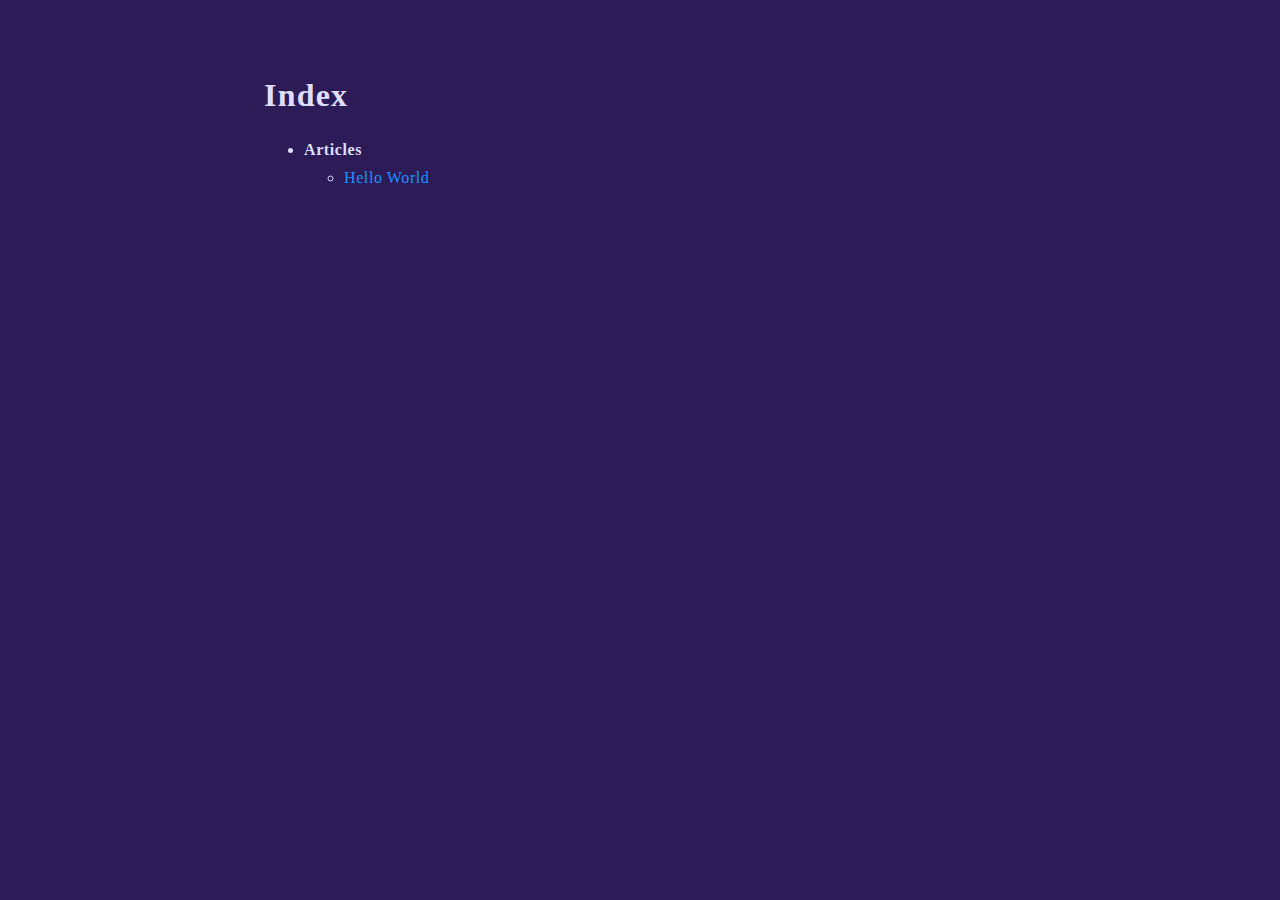
<file: pubdyn/articles/index.html>
<!DOCTYPE html>
<html xmlns="http://www.w3.org/1999/xhtml" lang="" xml:lang="">
<head>
  <meta charset="utf-8" />
  <meta name="generator" content="pandoc" />
  <meta name="viewport" content="width=device-width, initial-scale=1.0, user-scalable=yes" />
  <title>Index</title>
  <style type="text/css">
      code{white-space: pre-wrap;}
      span.smallcaps{font-variant: small-caps;}
      span.underline{text-decoration: underline;}
      div.column{display: inline-block; vertical-align: top; width: 50%;}
  </style>
  <link rel="stylesheet" href="transform.css" />
  <!--[if lt IE 9]>
    <script src="//cdnjs.cloudflare.com/ajax/libs/html5shiv/3.7.3/html5shiv-printshiv.min.js"></script>
  <![endif]-->
</head>
<body>
<header>
<h1 class="title">Index</h1>
</header>
<nav id="TOC">
<ul>
<li><a href="#index">Index</a></li>
</ul>
</nav>
<h1 id="index">Index</h1>
<ul>
<li><strong>Articles</strong>
<ul>
<li><a href="./hello-world.html">Hello World</a></li>
</ul></li>
</ul>
</body>
</html>
</file>
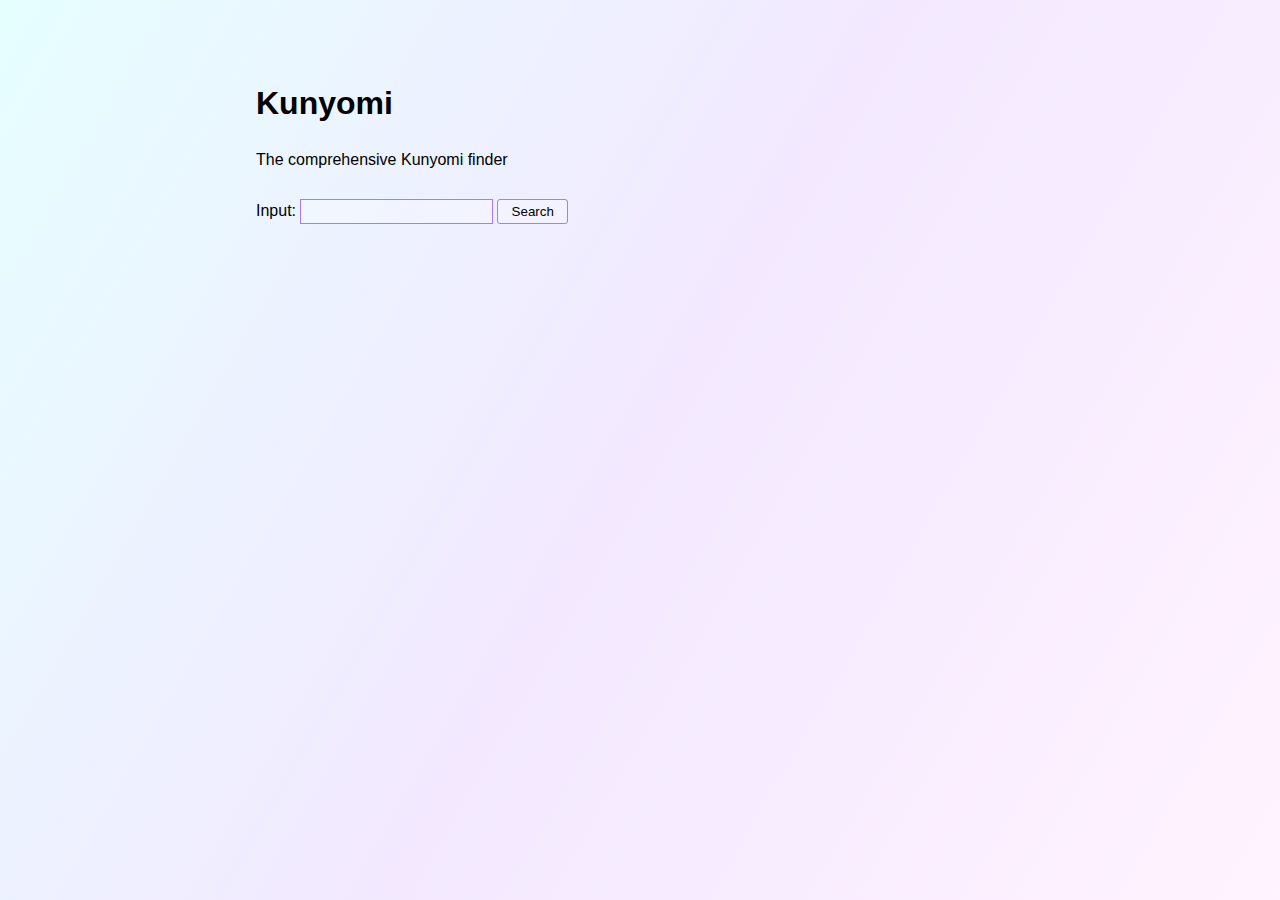
<file: pubdyn/kunyomi.html>
<!DOCTYPE html>
<html lang="en">
<head>
  <meta charset="utf-8" />
  <meta name="viewport" content="width=device-width, initial-scale=1.0" />
  <title>Kunyomi</title>
  <script src="files_kunyomi/kunyomi.js"></script>
  <link rel="stylesheet" href="/pubdyn/transform.css">
</head>
<body>
  <h1>Kunyomi</h1>
  <p>The comprehensive Kunyomi finder</p>
  <p>
    Input: <input id="textInput" type="text" />
    <button onclick="queryKunyomi()">Search</button>
  </p>
  <span id="span_res"></span>
</body>
</html>
</file>
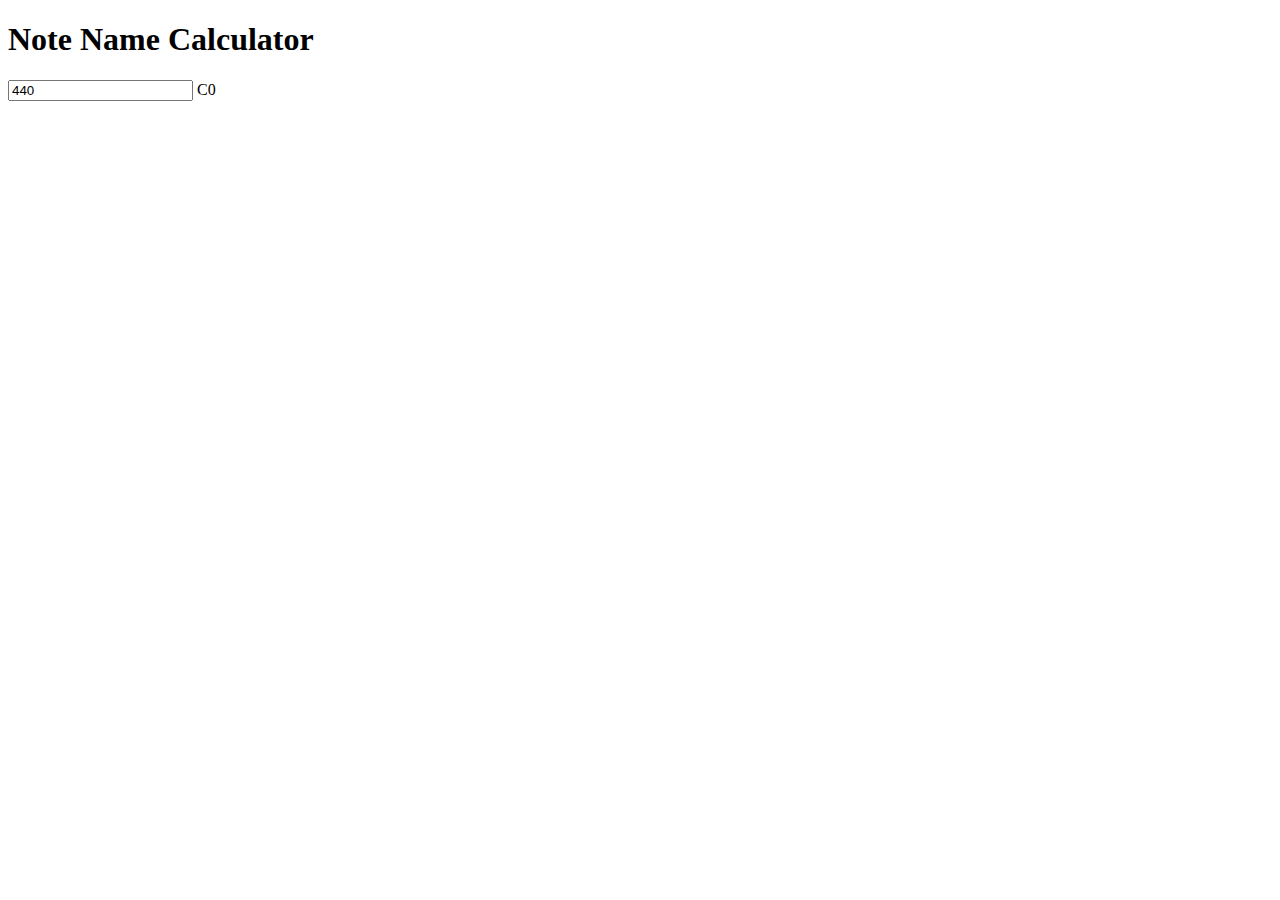
<file: pubdyn/notename.html>
<!DOCTYPE html>
<html lang="en">
<head>
  <meta charset="utf-8" />
  <meta name="viewport" content="width=device-width, initial-scale=1.0" />
  <title>Note Name Calculator</title>
</head>
<body>
  <h1>Note Name Calculator</h1>
  <input id="freqInput" type="text" value="440" onkeyup="cnvFreq(this.value)" /> <span id="freqOutput">结果输出</span>
<script>
window.onload = document.getElementById("freqInput").onkeyup = function() {
  function myRound(n) {
    return n >= 0 ? Math.round(n) : -Math.round(-n);
  }
  function solve(f) {
    return myRound(12 * Math.log(f / 440) / Math.log(2)) + 57;
  }
  var noteName = ["C","C#","D","D#","E","F","F#","G","G#","A","A#","B"];
  var dif = solve(this.value);
  var divN = dif / 12 | 0;
  var modN = dif % 12 | 0;
  if (modN < 0) {
    divN -= 1;
    modN += 12;
  }
  document.getElementById("freqOutput").innerText = noteName[modN] + divN;
}
</script>
</body>
</html>
</file>
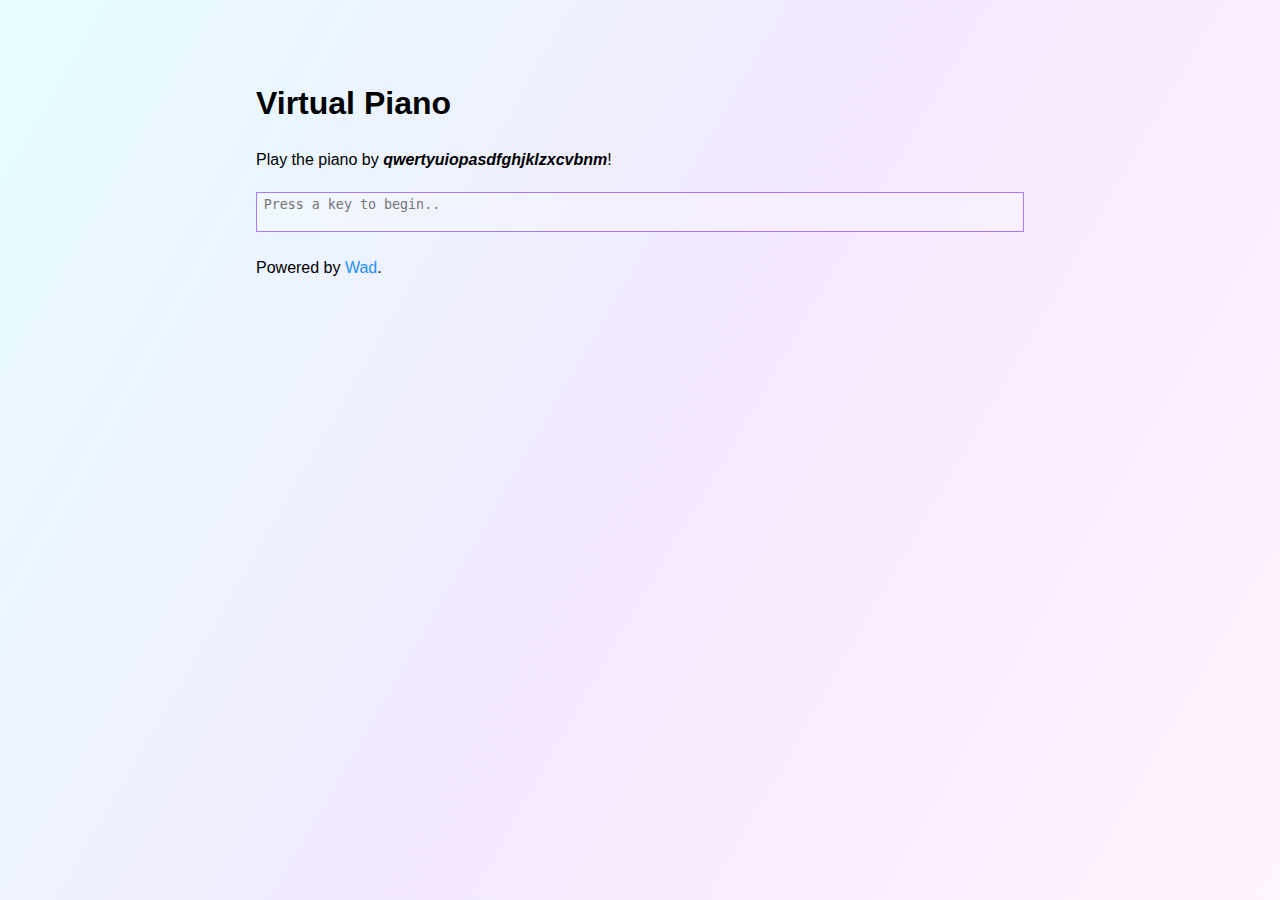
<file: pubdyn/piano.html>
<!DOCTYPE html>
<html lang="en">
<head>
  <meta charset="utf-8" />
  <meta name="viewport" content="width=device-width, initial-scale=1.0" />
  <title>Virtual Piano</title>
  <script src="files_piano/wad.min.js"></script>
  <script src="files_piano/piano.js"></script>
  <link rel="stylesheet" href="/pubdyn/transform.css" />
</head>
<body>
  <h1>Virtual Piano</h1>
  <p>Play the piano by <b><i>qwertyuiopasdfghjklzxcvbnm</i></b>!</p>
  <textarea id="musicInterface" placeholder="Press a key to begin.." onkeydown="receiveNote(event)"></textarea>
  <p>Powered by <a href="https://github.com/rserota/wad">Wad</a>.</p>
</body>
</html>
</file>
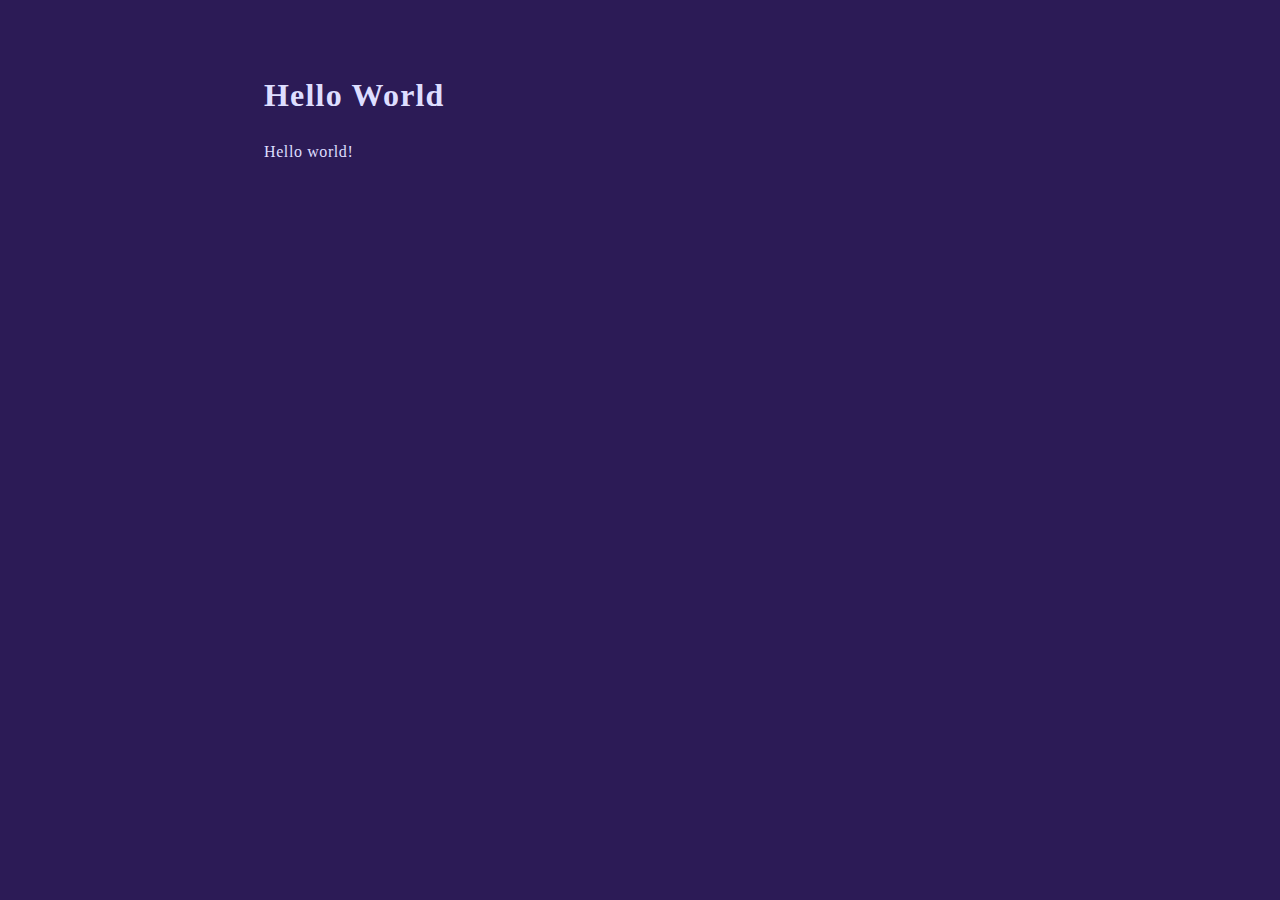
<file: pubdyn/articles/hello-world.html>
<!DOCTYPE html>
<html xmlns="http://www.w3.org/1999/xhtml" lang="" xml:lang="">
<head>
  <meta charset="utf-8" />
  <meta name="generator" content="pandoc" />
  <meta name="viewport" content="width=device-width, initial-scale=1.0, user-scalable=yes" />
  <title>Hello World</title>
  <style type="text/css">
      code{white-space: pre-wrap;}
      span.smallcaps{font-variant: small-caps;}
      span.underline{text-decoration: underline;}
      div.column{display: inline-block; vertical-align: top; width: 50%;}
  </style>
  <link rel="stylesheet" href="transform.css" />
  <!--[if lt IE 9]>
    <script src="//cdnjs.cloudflare.com/ajax/libs/html5shiv/3.7.3/html5shiv-printshiv.min.js"></script>
  <![endif]-->
</head>
<body>
<header>
<h1 class="title">Hello World</h1>
</header>
<nav id="TOC">
<ul>
<li><a href="#hello-world">Hello World</a></li>
</ul>
</nav>
<h1 id="hello-world">Hello World</h1>
<p>Hello world!</p>
</body>
</html>
</file>
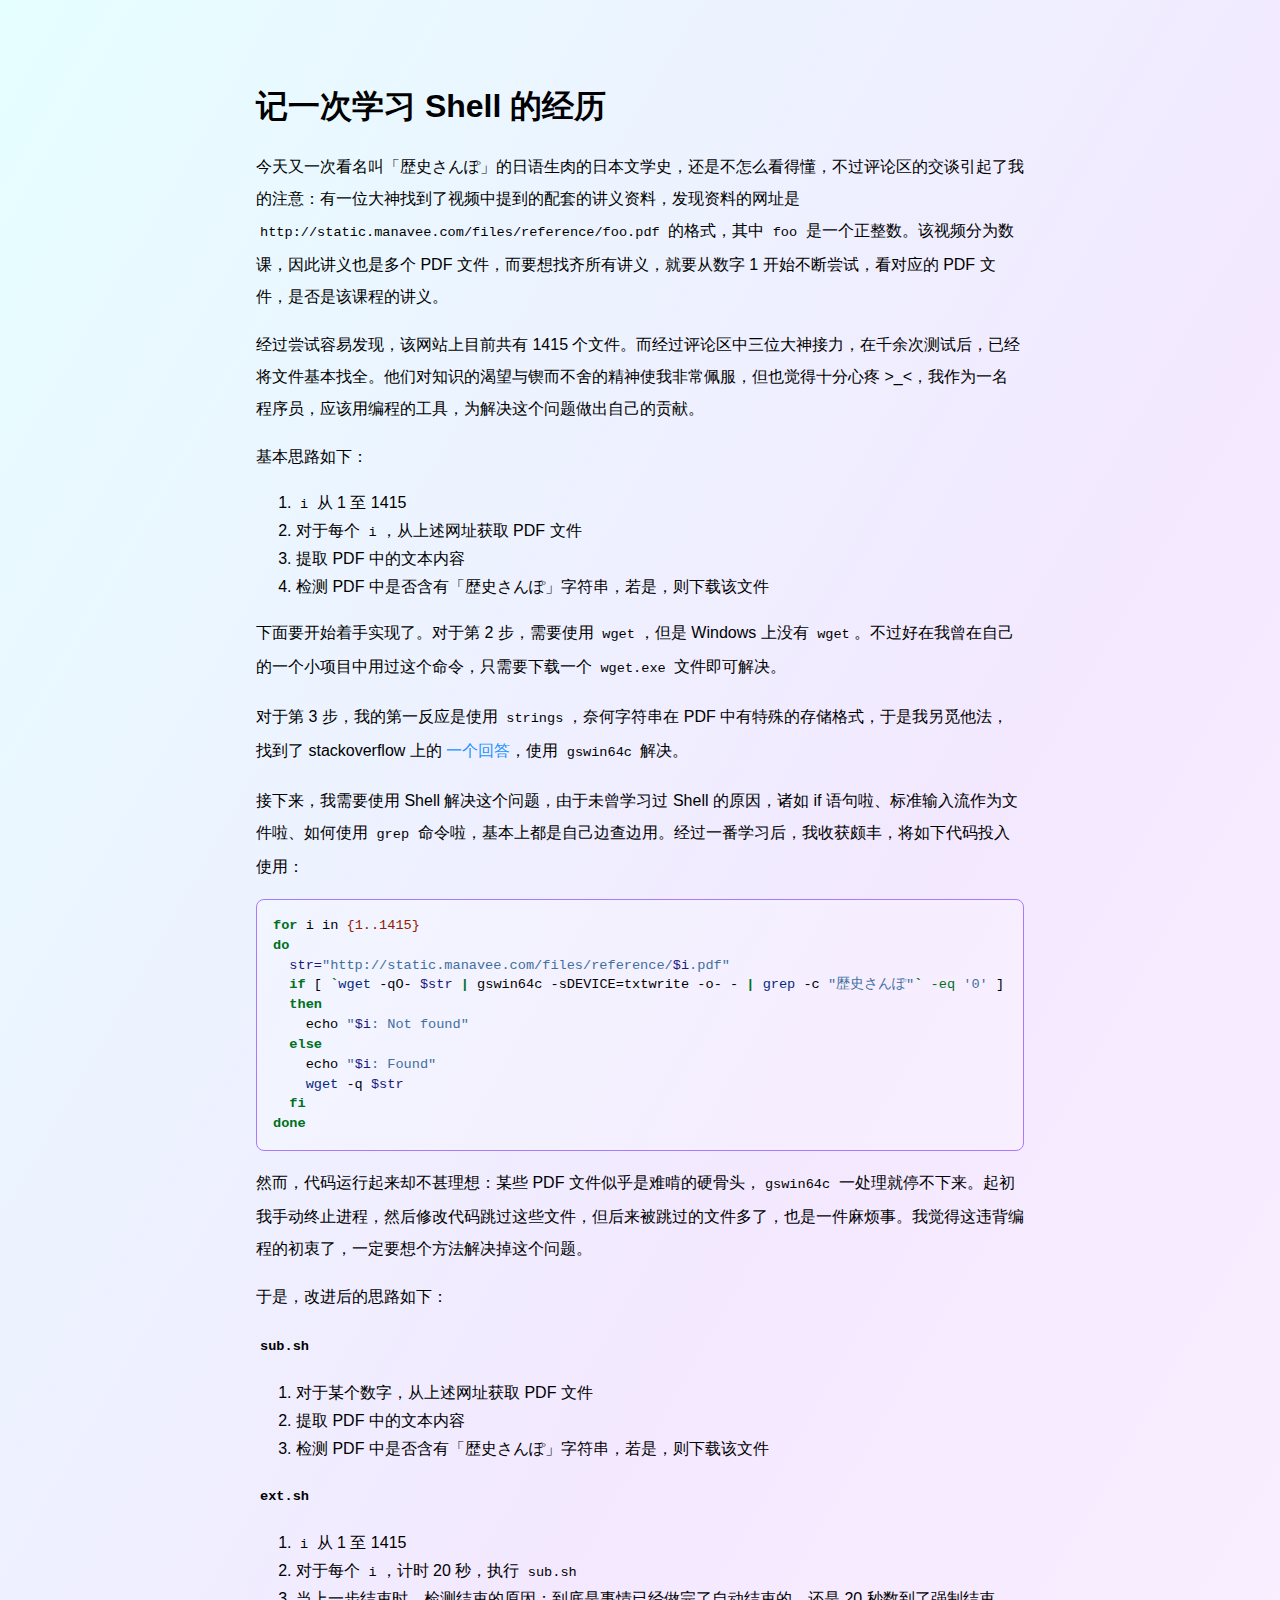
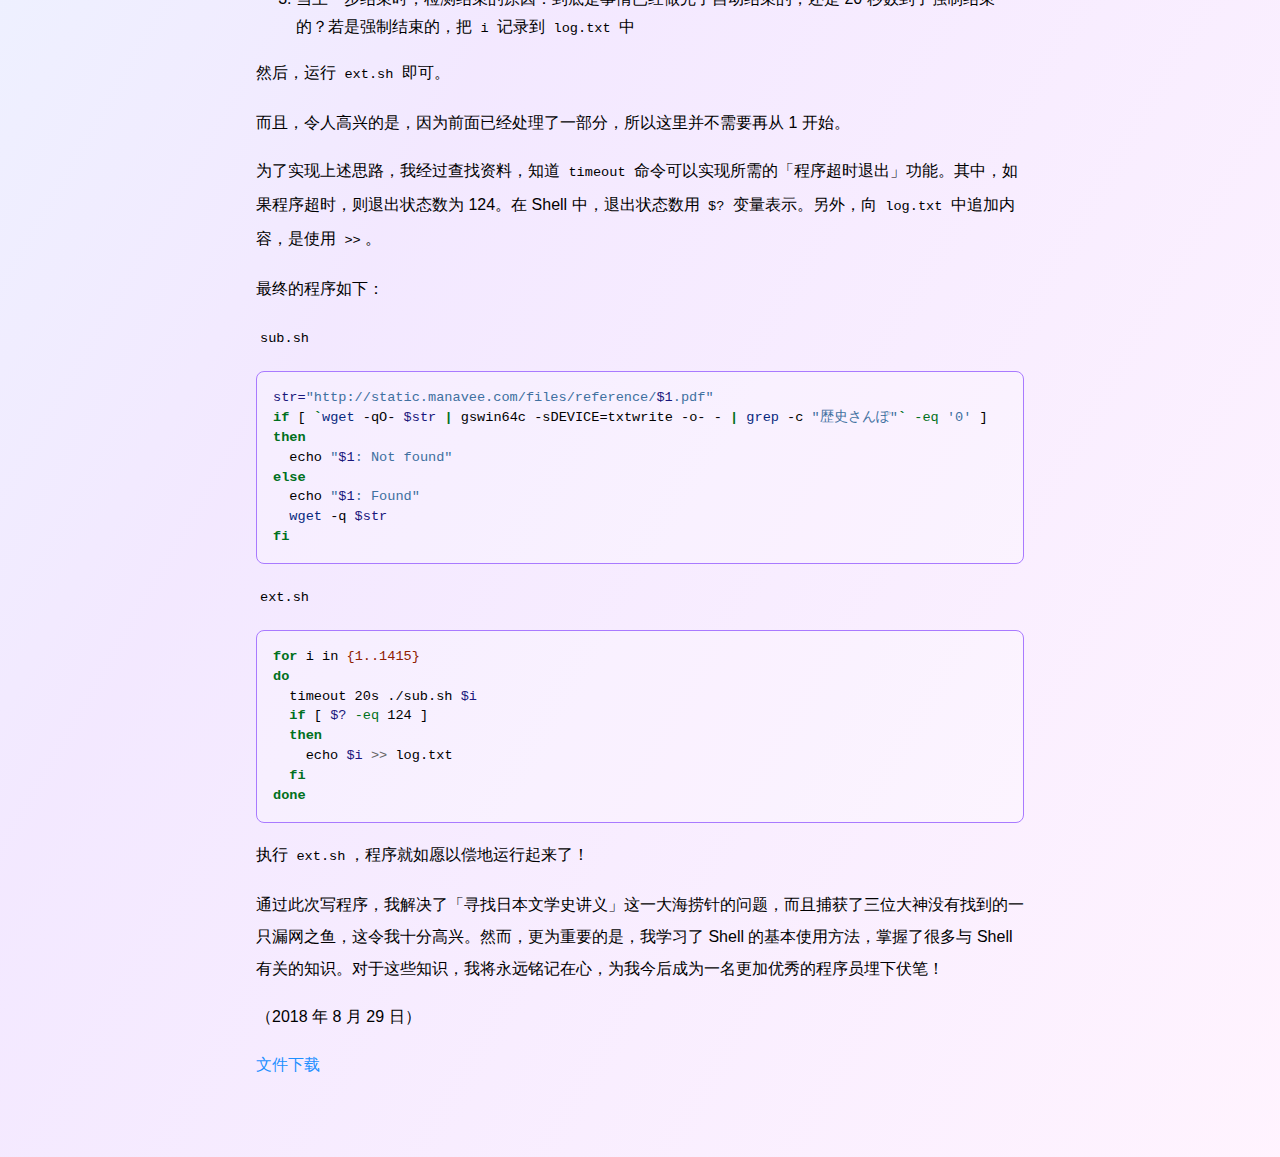
<file: pubdyn/offprint/learnshell.html>
<!DOCTYPE html>
<html xmlns="http://www.w3.org/1999/xhtml" lang="" xml:lang="">
<head>
  <meta charset="utf-8" />
  <meta name="generator" content="pandoc" />
  <meta name="viewport" content="width=device-width, initial-scale=1.0, user-scalable=yes" />
  <title>记一次学习 Shell 的经历</title>
  <style type="text/css">
      code{white-space: pre-wrap;}
      span.smallcaps{font-variant: small-caps;}
      span.underline{text-decoration: underline;}
      div.column{display: inline-block; vertical-align: top; width: 50%;}
  </style>
  <style type="text/css">
a.sourceLine { display: inline-block; line-height: 1.25; }
a.sourceLine { pointer-events: none; color: inherit; text-decoration: inherit; }
a.sourceLine:empty { height: 1.2em; position: absolute; }
.sourceCode { overflow: visible; }
code.sourceCode { white-space: pre; position: relative; }
div.sourceCode { margin: 1em 0; }
pre.sourceCode { margin: 0; }
@media screen {
div.sourceCode { overflow: auto; }
}
@media print {
code.sourceCode { white-space: pre-wrap; }
a.sourceLine { text-indent: -1em; padding-left: 1em; }
}
pre.numberSource a.sourceLine
  { position: relative; }
pre.numberSource a.sourceLine:empty
  { position: absolute; }
pre.numberSource a.sourceLine::before
  { content: attr(data-line-number);
    position: absolute; left: -5em; text-align: right; vertical-align: baseline;
    border: none; pointer-events: all;
    -webkit-touch-callout: none; -webkit-user-select: none;
    -khtml-user-select: none; -moz-user-select: none;
    -ms-user-select: none; user-select: none;
    padding: 0 4px; width: 4em;
    color: #aaaaaa;
  }
pre.numberSource { margin-left: 3em; border-left: 1px solid #aaaaaa;  padding-left: 4px; }
div.sourceCode
  {  }
@media screen {
a.sourceLine::before { text-decoration: underline; }
}
code span.al { color: #ff0000; font-weight: bold; } /* Alert */
code span.an { color: #60a0b0; font-weight: bold; font-style: italic; } /* Annotation */
code span.at { color: #7d9029; } /* Attribute */
code span.bn { color: #40a070; } /* BaseN */
code span.bu { } /* BuiltIn */
code span.cf { color: #007020; font-weight: bold; } /* ControlFlow */
code span.ch { color: #4070a0; } /* Char */
code span.cn { color: #880000; } /* Constant */
code span.co { color: #60a0b0; font-style: italic; } /* Comment */
code span.cv { color: #60a0b0; font-weight: bold; font-style: italic; } /* CommentVar */
code span.do { color: #ba2121; font-style: italic; } /* Documentation */
code span.dt { color: #902000; } /* DataType */
code span.dv { color: #40a070; } /* DecVal */
code span.er { color: #ff0000; font-weight: bold; } /* Error */
code span.ex { } /* Extension */
code span.fl { color: #40a070; } /* Float */
code span.fu { color: #06287e; } /* Function */
code span.im { } /* Import */
code span.in { color: #60a0b0; font-weight: bold; font-style: italic; } /* Information */
code span.kw { color: #007020; font-weight: bold; } /* Keyword */
code span.op { color: #666666; } /* Operator */
code span.ot { color: #007020; } /* Other */
code span.pp { color: #bc7a00; } /* Preprocessor */
code span.sc { color: #4070a0; } /* SpecialChar */
code span.ss { color: #bb6688; } /* SpecialString */
code span.st { color: #4070a0; } /* String */
code span.va { color: #19177c; } /* Variable */
code span.vs { color: #4070a0; } /* VerbatimString */
code span.wa { color: #60a0b0; font-weight: bold; font-style: italic; } /* Warning */
  </style>
  <link rel="stylesheet" href="../transform.css" />
  <!--[if lt IE 9]>
    <script src="//cdnjs.cloudflare.com/ajax/libs/html5shiv/3.7.3/html5shiv-printshiv.min.js"></script>
  <![endif]-->
</head>
<body>
<header>
<h1 class="title">记一次学习 Shell 的经历</h1>
</header>
<nav id="TOC">
<ul>
<li><a href="#记一次学习-shell-的经历">记一次学习 Shell 的经历</a></li>
</ul>
</nav>
<h1 id="记一次学习-shell-的经历">记一次学习 Shell 的经历</h1>
<p>今天又一次看名叫「歴史さんぽ」的日语生肉的日本文学史，还是不怎么看得懂，不过评论区的交谈引起了我的注意：有一位大神找到了视频中提到的配套的讲义资料，发现资料的网址是 <code>http://static.manavee.com/files/reference/foo.pdf</code> 的格式，其中 <code>foo</code> 是一个正整数。该视频分为数课，因此讲义也是多个 PDF 文件，而要想找齐所有讲义，就要从数字 1 开始不断尝试，看对应的 PDF 文件，是否是该课程的讲义。</p>
<p>经过尝试容易发现，该网站上目前共有 1415 个文件。而经过评论区中三位大神接力，在千余次测试后，已经将文件基本找全。他们对知识的渴望与锲而不舍的精神使我非常佩服，但也觉得十分心疼 &gt;_&lt;，我作为一名程序员，应该用编程的工具，为解决这个问题做出自己的贡献。</p>
<p>基本思路如下：</p>
<ol type="1">
<li><code>i</code> 从 1 至 1415</li>
<li>对于每个 <code>i</code>，从上述网址获取 PDF 文件</li>
<li>提取 PDF 中的文本内容</li>
<li>检测 PDF 中是否含有「歴史さんぽ」字符串，若是，则下载该文件</li>
</ol>
<p>下面要开始着手实现了。对于第 2 步，需要使用 <code>wget</code>，但是 Windows 上没有 <code>wget</code>。不过好在我曾在自己的一个小项目中用过这个命令，只需要下载一个 <code>wget.exe</code> 文件即可解决。</p>
<p>对于第 3 步，我的第一反应是使用 <code>strings</code>，奈何字符串在 PDF 中有特殊的存储格式，于是我另觅他法，找到了 stackoverflow 上的 <a href="https://stackoverflow.com/a/26405241">一个回答</a>，使用 <code>gswin64c</code> 解决。</p>
<p>接下来，我需要使用 Shell 解决这个问题，由于未曾学习过 Shell 的原因，诸如 if 语句啦、标准输入流作为文件啦、如何使用 <code>grep</code> 命令啦，基本上都是自己边查边用。经过一番学习后，我收获颇丰，将如下代码投入使用：</p>
<div class="sourceCode" id="cb1"><pre class="sourceCode sh"><code class="sourceCode bash"><a class="sourceLine" id="cb1-1" data-line-number="1"><span class="kw">for</span> <span class="ex">i</span> in <span class="dt">{1..1415}</span></a>
<a class="sourceLine" id="cb1-2" data-line-number="2"><span class="kw">do</span></a>
<a class="sourceLine" id="cb1-3" data-line-number="3">  <span class="va">str=</span><span class="st">&quot;http://static.manavee.com/files/reference/</span><span class="va">$i</span><span class="st">.pdf&quot;</span></a>
<a class="sourceLine" id="cb1-4" data-line-number="4">  <span class="kw">if</span><span class="bu"> [</span> <span class="kw">`</span><span class="fu">wget</span> -qO- <span class="va">$str</span> <span class="kw">|</span> <span class="ex">gswin64c</span> -sDEVICE=txtwrite -o- - <span class="kw">|</span> <span class="fu">grep</span> -c <span class="st">&quot;歴史さんぽ&quot;</span><span class="kw">`</span> <span class="ot">-eq</span> <span class="st">&#39;0&#39;</span><span class="bu"> ]</span></a>
<a class="sourceLine" id="cb1-5" data-line-number="5">  <span class="kw">then</span></a>
<a class="sourceLine" id="cb1-6" data-line-number="6">    <span class="bu">echo</span> <span class="st">&quot;</span><span class="va">$i</span><span class="st">: Not found&quot;</span></a>
<a class="sourceLine" id="cb1-7" data-line-number="7">  <span class="kw">else</span></a>
<a class="sourceLine" id="cb1-8" data-line-number="8">    <span class="bu">echo</span> <span class="st">&quot;</span><span class="va">$i</span><span class="st">: Found&quot;</span></a>
<a class="sourceLine" id="cb1-9" data-line-number="9">    <span class="fu">wget</span> -q <span class="va">$str</span></a>
<a class="sourceLine" id="cb1-10" data-line-number="10">  <span class="kw">fi</span></a>
<a class="sourceLine" id="cb1-11" data-line-number="11"><span class="kw">done</span></a></code></pre></div>
<p>然而，代码运行起来却不甚理想：某些 PDF 文件似乎是难啃的硬骨头，<code>gswin64c</code> 一处理就停不下来。起初我手动终止进程，然后修改代码跳过这些文件，但后来被跳过的文件多了，也是一件麻烦事。我觉得这违背编程的初衷了，一定要想个方法解决掉这个问题。</p>
<p>于是，改进后的思路如下：</p>
<p><strong><code>sub.sh</code></strong></p>
<ol type="1">
<li>对于某个数字，从上述网址获取 PDF 文件</li>
<li>提取 PDF 中的文本内容</li>
<li>检测 PDF 中是否含有「歴史さんぽ」字符串，若是，则下载该文件</li>
</ol>
<p><strong><code>ext.sh</code></strong></p>
<ol type="1">
<li><code>i</code> 从 1 至 1415</li>
<li>对于每个 <code>i</code>，计时 20 秒，执行 <code>sub.sh</code></li>
<li>当上一步结束时，检测结束的原因：到底是事情已经做完了自动结束的，还是 20 秒数到了强制结束的？若是强制结束的，把 <code>i</code> 记录到 <code>log.txt</code> 中</li>
</ol>
<p>然后，运行 <code>ext.sh</code> 即可。</p>
<p>而且，令人高兴的是，因为前面已经处理了一部分，所以这里并不需要再从 1 开始。</p>
<p>为了实现上述思路，我经过查找资料，知道 <code>timeout</code> 命令可以实现所需的「程序超时退出」功能。其中，如果程序超时，则退出状态数为 124。在 Shell 中，退出状态数用 <code>$?</code> 变量表示。另外，向 <code>log.txt</code> 中追加内容，是使用 <code>&gt;&gt;</code>。</p>
<p>最终的程序如下：</p>
<p><code>sub.sh</code></p>
<div class="sourceCode" id="cb2"><pre class="sourceCode sh"><code class="sourceCode bash"><a class="sourceLine" id="cb2-1" data-line-number="1"><span class="va">str=</span><span class="st">&quot;http://static.manavee.com/files/reference/</span><span class="va">$1</span><span class="st">.pdf&quot;</span></a>
<a class="sourceLine" id="cb2-2" data-line-number="2"><span class="kw">if</span><span class="bu"> [</span> <span class="kw">`</span><span class="fu">wget</span> -qO- <span class="va">$str</span> <span class="kw">|</span> <span class="ex">gswin64c</span> -sDEVICE=txtwrite -o- - <span class="kw">|</span> <span class="fu">grep</span> -c <span class="st">&quot;歴史さんぽ&quot;</span><span class="kw">`</span> <span class="ot">-eq</span> <span class="st">&#39;0&#39;</span><span class="bu"> ]</span></a>
<a class="sourceLine" id="cb2-3" data-line-number="3"><span class="kw">then</span></a>
<a class="sourceLine" id="cb2-4" data-line-number="4">  <span class="bu">echo</span> <span class="st">&quot;</span><span class="va">$1</span><span class="st">: Not found&quot;</span></a>
<a class="sourceLine" id="cb2-5" data-line-number="5"><span class="kw">else</span></a>
<a class="sourceLine" id="cb2-6" data-line-number="6">  <span class="bu">echo</span> <span class="st">&quot;</span><span class="va">$1</span><span class="st">: Found&quot;</span></a>
<a class="sourceLine" id="cb2-7" data-line-number="7">  <span class="fu">wget</span> -q <span class="va">$str</span></a>
<a class="sourceLine" id="cb2-8" data-line-number="8"><span class="kw">fi</span></a></code></pre></div>
<p><code>ext.sh</code></p>
<div class="sourceCode" id="cb3"><pre class="sourceCode sh"><code class="sourceCode bash"><a class="sourceLine" id="cb3-1" data-line-number="1"><span class="kw">for</span> <span class="ex">i</span> in <span class="dt">{1..1415}</span></a>
<a class="sourceLine" id="cb3-2" data-line-number="2"><span class="kw">do</span></a>
<a class="sourceLine" id="cb3-3" data-line-number="3">  <span class="ex">timeout</span> 20s ./sub.sh <span class="va">$i</span></a>
<a class="sourceLine" id="cb3-4" data-line-number="4">  <span class="kw">if</span><span class="bu"> [</span> <span class="va">$?</span> <span class="ot">-eq</span> 124<span class="bu"> ]</span></a>
<a class="sourceLine" id="cb3-5" data-line-number="5">  <span class="kw">then</span></a>
<a class="sourceLine" id="cb3-6" data-line-number="6">    <span class="bu">echo</span> <span class="va">$i</span> <span class="op">&gt;&gt;</span> log.txt</a>
<a class="sourceLine" id="cb3-7" data-line-number="7">  <span class="kw">fi</span></a>
<a class="sourceLine" id="cb3-8" data-line-number="8"><span class="kw">done</span></a></code></pre></div>
<p>执行 <code>ext.sh</code>，程序就如愿以偿地运行起来了！</p>
<p>通过此次写程序，我解决了「寻找日本文学史讲义」这一大海捞针的问题，而且捕获了三位大神没有找到的一只漏网之鱼，这令我十分高兴。然而，更为重要的是，我学习了 Shell 的基本使用方法，掌握了很多与 Shell 有关的知识。对于这些知识，我将永远铭记在心，为我今后成为一名更加优秀的程序员埋下伏笔！</p>
<p>（2018 年 8 月 29 日）</p>
<p><a href="files_learnshell/日本文学史.zip">文件下载</a></p>
</body>
</html>
</file>
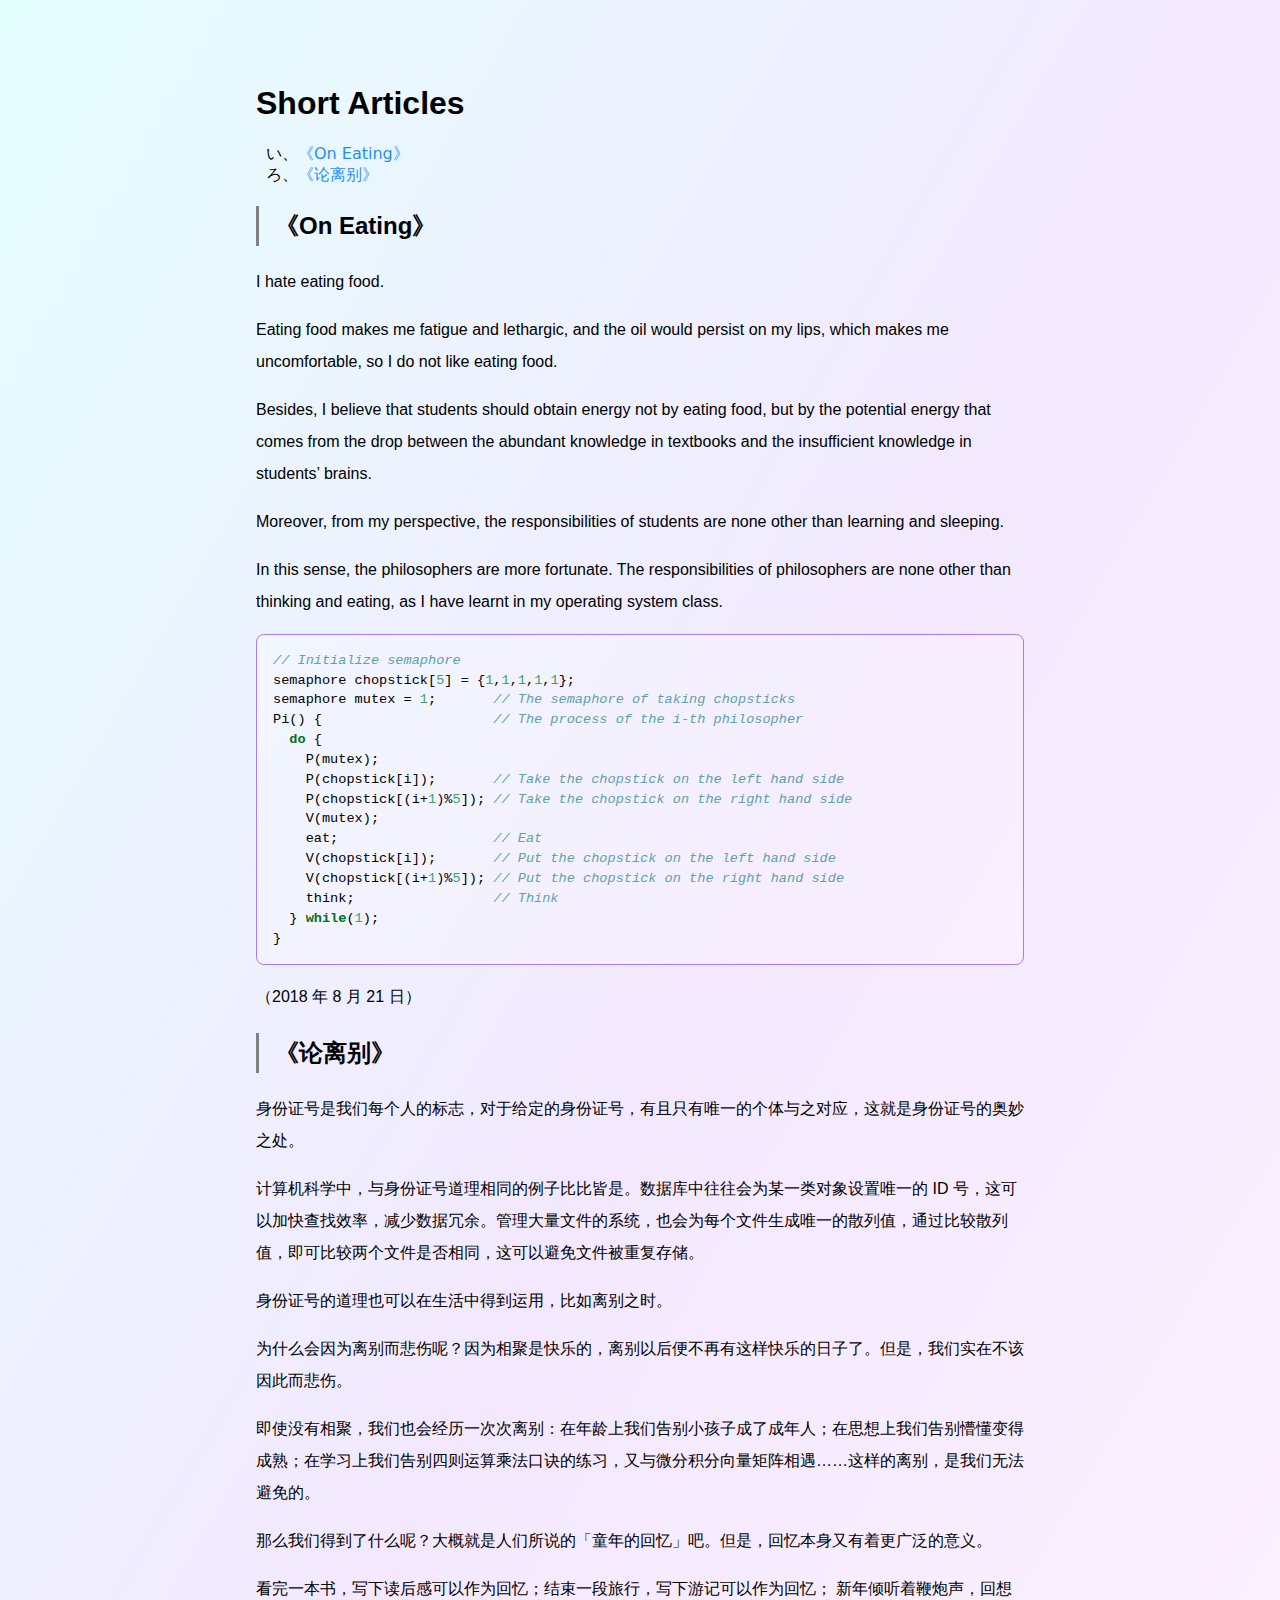
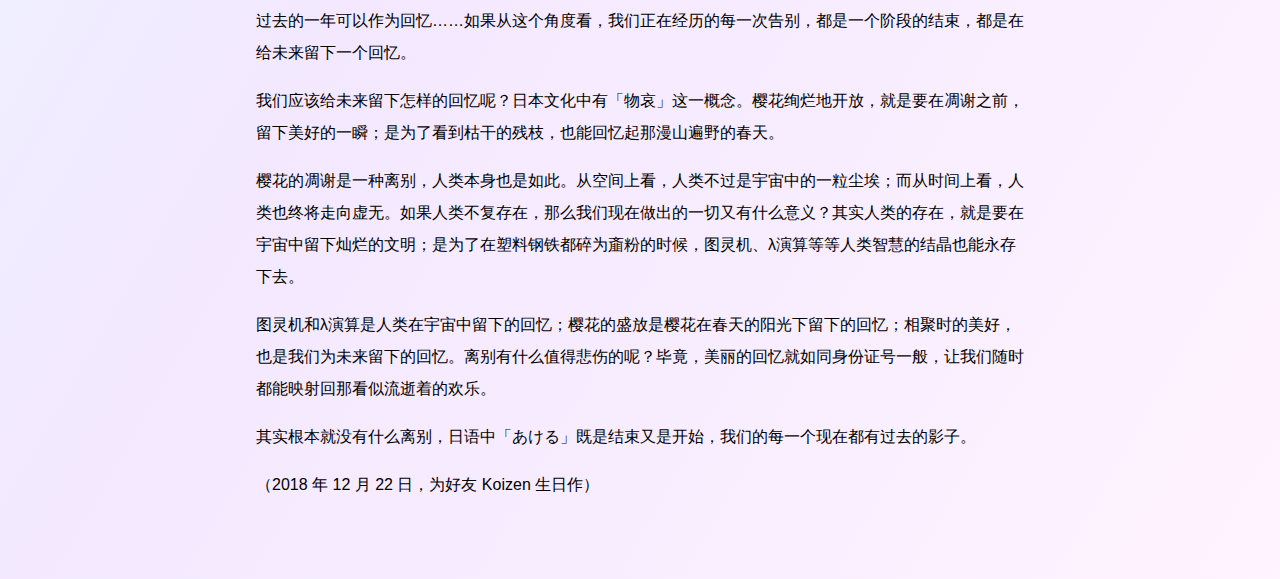
<file: pubdyn/offprint/short.html>
<!DOCTYPE html>
<html xmlns="http://www.w3.org/1999/xhtml" lang="" xml:lang="">
<head>
  <meta charset="utf-8" />
  <meta name="generator" content="pandoc" />
  <meta name="viewport" content="width=device-width, initial-scale=1.0, user-scalable=yes" />
  <title>Short Articles</title>
  <style type="text/css">
      code{white-space: pre-wrap;}
      span.smallcaps{font-variant: small-caps;}
      span.underline{text-decoration: underline;}
      div.column{display: inline-block; vertical-align: top; width: 50%;}
  </style>
  <style type="text/css">
a.sourceLine { display: inline-block; line-height: 1.25; }
a.sourceLine { pointer-events: none; color: inherit; text-decoration: inherit; }
a.sourceLine:empty { height: 1.2em; position: absolute; }
.sourceCode { overflow: visible; }
code.sourceCode { white-space: pre; position: relative; }
div.sourceCode { margin: 1em 0; }
pre.sourceCode { margin: 0; }
@media screen {
div.sourceCode { overflow: auto; }
}
@media print {
code.sourceCode { white-space: pre-wrap; }
a.sourceLine { text-indent: -1em; padding-left: 1em; }
}
pre.numberSource a.sourceLine
  { position: relative; }
pre.numberSource a.sourceLine:empty
  { position: absolute; }
pre.numberSource a.sourceLine::before
  { content: attr(data-line-number);
    position: absolute; left: -5em; text-align: right; vertical-align: baseline;
    border: none; pointer-events: all;
    -webkit-touch-callout: none; -webkit-user-select: none;
    -khtml-user-select: none; -moz-user-select: none;
    -ms-user-select: none; user-select: none;
    padding: 0 4px; width: 4em;
    color: #aaaaaa;
  }
pre.numberSource { margin-left: 3em; border-left: 1px solid #aaaaaa;  padding-left: 4px; }
div.sourceCode
  {  }
@media screen {
a.sourceLine::before { text-decoration: underline; }
}
code span.al { color: #ff0000; font-weight: bold; } /* Alert */
code span.an { color: #60a0b0; font-weight: bold; font-style: italic; } /* Annotation */
code span.at { color: #7d9029; } /* Attribute */
code span.bn { color: #40a070; } /* BaseN */
code span.bu { } /* BuiltIn */
code span.cf { color: #007020; font-weight: bold; } /* ControlFlow */
code span.ch { color: #4070a0; } /* Char */
code span.cn { color: #880000; } /* Constant */
code span.co { color: #60a0b0; font-style: italic; } /* Comment */
code span.cv { color: #60a0b0; font-weight: bold; font-style: italic; } /* CommentVar */
code span.do { color: #ba2121; font-style: italic; } /* Documentation */
code span.dt { color: #902000; } /* DataType */
code span.dv { color: #40a070; } /* DecVal */
code span.er { color: #ff0000; font-weight: bold; } /* Error */
code span.ex { } /* Extension */
code span.fl { color: #40a070; } /* Float */
code span.fu { color: #06287e; } /* Function */
code span.im { } /* Import */
code span.in { color: #60a0b0; font-weight: bold; font-style: italic; } /* Information */
code span.kw { color: #007020; font-weight: bold; } /* Keyword */
code span.op { color: #666666; } /* Operator */
code span.ot { color: #007020; } /* Other */
code span.pp { color: #bc7a00; } /* Preprocessor */
code span.sc { color: #4070a0; } /* SpecialChar */
code span.ss { color: #bb6688; } /* SpecialString */
code span.st { color: #4070a0; } /* String */
code span.va { color: #19177c; } /* Variable */
code span.vs { color: #4070a0; } /* VerbatimString */
code span.wa { color: #60a0b0; font-weight: bold; font-style: italic; } /* Warning */
  </style>
  <link rel="stylesheet" href="../transform.css" />
  <!--[if lt IE 9]>
    <script src="//cdnjs.cloudflare.com/ajax/libs/html5shiv/3.7.3/html5shiv-printshiv.min.js"></script>
  <![endif]-->
</head>
<body>
<header>
<h1 class="title">Short Articles</h1>
</header>
<nav id="TOC">
<ul>
<li><a href="#short-articles">Short Articles</a><ul>
<li><a href="#on-eating">《On Eating》</a></li>
<li><a href="#论离别">《论离别》</a></li>
</ul></li>
</ul>
</nav>
<h1 id="short-articles">Short Articles</h1>
<h2 id="on-eating">《On Eating》</h2>
<p>I hate eating food.</p>
<p>Eating food makes me fatigue and lethargic, and the oil would persist on my lips, which makes me uncomfortable, so I do not like eating food.</p>
<p>Besides, I believe that students should obtain energy not by eating food, but by the potential energy that comes from the drop between the abundant knowledge in textbooks and the insufficient knowledge in students’ brains.</p>
<p>Moreover, from my perspective, the responsibilities of students are none other than learning and sleeping.</p>
<p>In this sense, the philosophers are more fortunate. The responsibilities of philosophers are none other than thinking and eating, as I have learnt in my operating system class.</p>
<div class="sourceCode" id="cb1"><pre class="sourceCode c"><code class="sourceCode c"><a class="sourceLine" id="cb1-1" data-line-number="1"><span class="co">// Initialize semaphore</span></a>
<a class="sourceLine" id="cb1-2" data-line-number="2">semaphore chopstick[<span class="dv">5</span>] = {<span class="dv">1</span>,<span class="dv">1</span>,<span class="dv">1</span>,<span class="dv">1</span>,<span class="dv">1</span>};</a>
<a class="sourceLine" id="cb1-3" data-line-number="3">semaphore mutex = <span class="dv">1</span>;       <span class="co">// The semaphore of taking chopsticks</span></a>
<a class="sourceLine" id="cb1-4" data-line-number="4">Pi() {                     <span class="co">// The process of the i-th philosopher</span></a>
<a class="sourceLine" id="cb1-5" data-line-number="5">  <span class="cf">do</span> {</a>
<a class="sourceLine" id="cb1-6" data-line-number="6">    P(mutex);</a>
<a class="sourceLine" id="cb1-7" data-line-number="7">    P(chopstick[i]);       <span class="co">// Take the chopstick on the left hand side</span></a>
<a class="sourceLine" id="cb1-8" data-line-number="8">    P(chopstick[(i+<span class="dv">1</span>)%<span class="dv">5</span>]); <span class="co">// Take the chopstick on the right hand side</span></a>
<a class="sourceLine" id="cb1-9" data-line-number="9">    V(mutex);</a>
<a class="sourceLine" id="cb1-10" data-line-number="10">    eat;                   <span class="co">// Eat</span></a>
<a class="sourceLine" id="cb1-11" data-line-number="11">    V(chopstick[i]);       <span class="co">// Put the chopstick on the left hand side</span></a>
<a class="sourceLine" id="cb1-12" data-line-number="12">    V(chopstick[(i+<span class="dv">1</span>)%<span class="dv">5</span>]); <span class="co">// Put the chopstick on the right hand side</span></a>
<a class="sourceLine" id="cb1-13" data-line-number="13">    think;                 <span class="co">// Think</span></a>
<a class="sourceLine" id="cb1-14" data-line-number="14">  } <span class="cf">while</span>(<span class="dv">1</span>);</a>
<a class="sourceLine" id="cb1-15" data-line-number="15">}</a></code></pre></div>
<p>（2018 年 8 月 21 日）</p>
<h2 id="论离别">《论离别》</h2>
<p>身份证号是我们每个人的标志，对于给定的身份证号，有且只有唯一的个体与之对应，这就是身份证号的奥妙之处。</p>
<p>计算机科学中，与身份证号道理相同的例子比比皆是。数据库中往往会为某一类对象设置唯一的 ID 号，这可以加快查找效率，减少数据冗余。管理大量文件的系统，也会为每个文件生成唯一的散列值，通过比较散列值，即可比较两个文件是否相同，这可以避免文件被重复存储。</p>
<p>身份证号的道理也可以在生活中得到运用，比如离别之时。</p>
<p>为什么会因为离别而悲伤呢？因为相聚是快乐的，离别以后便不再有这样快乐的日子了。但是，我们实在不该因此而悲伤。</p>
<p>即使没有相聚，我们也会经历一次次离别：在年龄上我们告别小孩子成了成年人；在思想上我们告别懵懂变得成熟；在学习上我们告别四则运算乘法口诀的练习，又与微分积分向量矩阵相遇……这样的离别，是我们无法避免的。</p>
<p>那么我们得到了什么呢？大概就是人们所说的「童年的回忆」吧。但是，回忆本身又有着更广泛的意义。</p>
<p>看完一本书，写下读后感可以作为回忆；结束一段旅行，写下游记可以作为回忆； 新年倾听着鞭炮声，回想过去的一年可以作为回忆……如果从这个角度看，我们正在经历的每一次告别，都是一个阶段的结束，都是在给未来留下一个回忆。</p>
<p>我们应该给未来留下怎样的回忆呢？日本文化中有「物哀」这一概念。樱花绚烂地开放，就是要在凋谢之前，留下美好的一瞬；是为了看到枯干的残枝，也能回忆起那漫山遍野的春天。</p>
<p>樱花的凋谢是一种离别，人类本身也是如此。从空间上看，人类不过是宇宙中的一粒尘埃；而从时间上看，人类也终将走向虚无。如果人类不复存在，那么我们现在做出的一切又有什么意义？其实人类的存在，就是要在宇宙中留下灿烂的文明；是为了在塑料钢铁都碎为齑粉的时候，图灵机、λ演算等等人类智慧的结晶也能永存下去。</p>
<p>图灵机和λ演算是人类在宇宙中留下的回忆；樱花的盛放是樱花在春天的阳光下留下的回忆；相聚时的美好，也是我们为未来留下的回忆。离别有什么值得悲伤的呢？毕竟，美丽的回忆就如同身份证号一般，让我们随时都能映射回那看似流逝着的欢乐。</p>
<p>其实根本就没有什么离别，日语中「あける」既是结束又是开始，我们的每一个现在都有过去的影子。</p>
<p>（2018 年 12 月 22 日，为好友 Koizen 生日作）</p>
</body>
</html>
</file>
<file: pubdyn/articles/transform.css>
html,body{
	min-height: 100%;
}

body{
	background: #2C1B56 url(https://apiblueprint.org/images/index-bg-06ef8c4d.jpg) no-repeat bottom center;
	background-size: 100% auto;
	padding-bottom: 1rem;
	padding-left: 20%;
	padding-right: 20%;
	padding-top: 3rem;
}

@media screen and (max-width: 1152px){
	html{
		font-size: 80%;
	}

	body{
		padding-left: 1rem;
		padding-right: 1rem;
	}
}

h1,h2,h3,h4,p,body>ul,body>:not(nav) ul,body>ol,body>:not(nav) ol,table,textarea,button{
	font-family: "Times New Roman", Times, "Source Han Serif SC", "SimSun", sans-serif;
	letter-spacing: 0.0375em;
}

body,button,input{
	color: #DEDEFF;
}

textarea{
	background-color: #DEDEFF;
}

h2{
	border-left: 0.1875rem solid grey;
	padding: 0.25rem 1rem 0.25rem 1rem;
}

body>h1,nav>ul>li>a,figcaption{
	display: none;
}

nav>ul{
	margin-left: 0.125rem;
	list-style-type: none;
}

nav ul{
	font-family: "Yu Gothic", "DengXian", sans;
}

nav>ul>li>ul{
	list-style-type: hiragana-iroha;
	padding: 0rem;
}

nav>ul>li>ul>li>ul{
	list-style-type: disc;
	padding-left: 1rem;
}

nav>ul>li>ul>li>ul>li>ul{
	list-style-type: circle;
	padding-left: 1rem;
}

nav>ul>li>ul>li>ul>li>ul>li>ul{
	list-style-type: disclosure-closed;
	padding-left: 1rem;
}

a{
	text-decoration: none;
}

a:link{
	color: DodgerBlue;
}

a:hover{
	color: DeepPink;
}

p{
	line-height: 2em;
}

body>ul,body>:not(nav) ul,body>ol,body>:not(nav) ol{
	line-height: 1.75;
}

pre,blockquote,table,th,td,textarea,button{
	border-radius: 1rem;
}

pre,blockquote{
	background-color: #fcfcfc1a;
}

pre{
	line-height: 1.45;
	padding: 1rem;
}

:not(pre)>code{
	background-color: rgba(0,0,0,0.04);
	border-radius: 0.25rem;
	padding: 0.125rem 0.25rem;
}

code{
	font-family: "Roboto Mono", "Ubuntu Mono", "Menlo", "Consolas", "Linux Libertine Mono", "Courier New", monospace;
	font-size: 85%;
}

img{
	max-width: 100%;
}

button,input{
	background-color: #B385FACC;
	border: 1px solid #a97aff;
}

blockquote{
	color: DarkSlateGray;
	margin: 0rem;
	padding: 0rem 1rem;
}

table{
	border-collapse: collapse;
	table-layout: fixed;
	white-space: pre-wrap;
	width: 100%;
	word-break: break-all;
}

th{
	font-weight: bold;
}

table,th,td{
	border: 1px #DEDEFF solid;
	padding: 0.5rem 0.75rem;
}

textarea{
	border-radius: 0.5rem;
	padding: 0.5rem 1rem;
	resize: none;
	width: 90%;
}

textarea:required{
	box-shadow: unset;
}

button{
	border-radius: 0.125rem;
	padding: 0.375rem 0.625rem;
}

.sourceCode{
	overflow: auto !important;
}

.math {
	font-family: "Cambria Math", "Times New Roman", Times, sans-serif;
}
</file>
<file: pubdyn/transform.css>
@font-face {
	font-family: "Alex Brush Font";
	src: url("/font/AlexBrush-Regular.ttf");
}

.alexBrush {
	font-family: "Alex Brush Font", sans-serif;
}

* {
	box-sizing: border-box;
}

html, body {
	min-height: 100vh;
}

body {
	background-image: linear-gradient(120deg, #ccfeff80, #e7d2ff80, #ffe8fe80);
	font-family: sans-serif;
	margin: 0;
	padding: 4rem 20%;
}

@media screen and (max-width: 1152px) {
	html {
		font-size: 80%;
	}

	body {
		padding: 2rem;
	}
}

h2 {
	border-left: 0.1875rem solid grey;
	padding: 0.25rem 1rem 0.25rem 1rem;
}

nav + h1, nav > ul > li > a, figcaption {
	display: none;
}

nav > ul {
	margin-left: 0.125rem;
	list-style-type: none;
}

nav ul {
	font-family: "Yu Gothic", "DengXian", sans;
}

nav > ul > li > ul {
	list-style-type: hiragana-iroha;
	padding: 0rem;
}

nav > ul > li > ul > li > ul {
	list-style-type: disc;
	padding-left: 1rem;
}

nav > ul > li > ul > li > ul > li > ul {
	list-style-type: circle;
	padding-left: 1rem;
}

nav > ul > li > ul > li > ul > li > ul > li > ul {
	list-style-type: disclosure-closed;
	padding-left: 1rem;
}

a {
	text-decoration: none;
}

a:link {
	color: DodgerBlue;
}

a:hover {
	color: DeepPink;
}

p {
	line-height: 2em;
}

body > ul, body > :not(nav) ul, body > ol, body > :not(nav) ol {
	line-height: 1.75;
}

pre, blockquote {
	border-radius: 0.5rem;
}

pre, blockquote, button, input, textarea {
	background-color: rgba(255,255,255,0.25);
}

input, textarea {
	padding: 4px 0.5em;
}

pre, blockquote, button, input, textarea {
	border: 1px solid #a97aff;
}

pre {
	line-height: 1.45;
	padding: 1rem;
}

:not(pre) > code {
	border-radius: 0.25rem;
	padding: 0.125rem 0.25rem;
}

code {
	font-family: "Roboto Mono", "Ubuntu Mono", "Menlo", "Consolas", "Linux Libertine Mono", "Courier New", monospace;
	font-size: 85%;
}

img {
	max-height: 75vh;
	max-width: 100%;
}

blockquote {
	font-family: sans;
	margin: 0rem;
	padding: 0rem 1rem;
}

table {
	border-collapse: collapse;
	table-layout: fixed;
	white-space: pre-wrap;
	width: 100%;
	word-break: break-all;
}

th {
	font-weight: bold;
}

table, th, td {
	border: 2px solid #dedeff;
	padding: 0.5rem 0.75rem;
}

textarea {
	margin: 0 auto;
	resize: none;
	width: 100%;
}

textarea:required {
	box-shadow: unset;
}

button {
	border-radius: 3px;
	margin: 0.5em 0;
	padding: 4px 1em;
	transition-duration: 0.4s;
}

button:hover {
	background-color: white;
}

.sourceCode {
	overflow: auto !important;
}

.math {
	font-family: "Cambria Math", "Times New Roman", Times, sans-serif;
}
</file>
